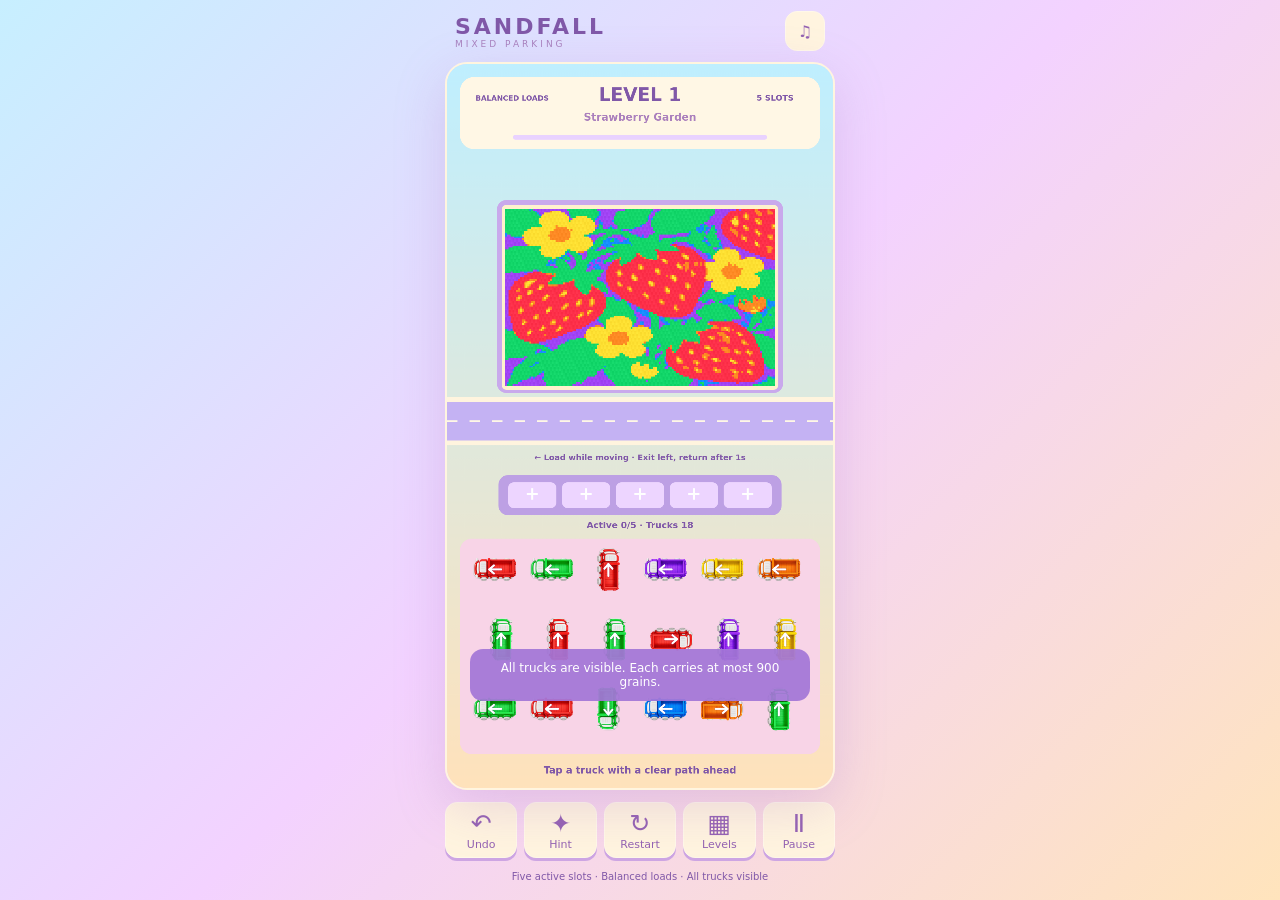
<file: index.html>
<!doctype html>
<html lang="en">
  <head>
    <meta charset="utf-8" />
    <meta name="viewport" content="width=device-width,initial-scale=1" />
    <title>Sandfall - Balanced Mixed Parking</title>
    <link rel="stylesheet" href="style.css" />
    <script async src="https://pagead2.googlesyndication.com/pagead/js/adsbygoogle.js?client=ca-pub-6307656880368693"
     crossorigin="anonymous"></script>
  </head>
  <body>
    <main>
      <header>
        <div><strong>SANDFALL</strong><small>MIXED PARKING</small></div>
        <button id="sound" aria-label="Toggle sound">♫</button>
      </header>
      <section>
        <canvas
          id="game"
          width="960"
          height="1800"
          aria-label="Sand loading puzzle"
        ></canvas>
        <div id="toast" role="status" aria-live="polite"></div>
        <div id="modal" hidden>
          <article>
            <h1 id="title"></h1>
            <div id="body"></div>
            <button id="resume">Continue</button>
          </article>
        </div>
      </section>
      <nav>
        <button id="undo">↶<span>Undo</span></button
        ><button id="hint">✦<span>Hint</span></button
        ><button id="restart">↻<span>Restart</span></button
        ><button id="levels">▦<span>Levels</span></button
        ><button id="pause">Ⅱ<span>Pause</span></button>
      </nav>
      <footer>Five active slots · Balanced loads · All trucks visible</footer>
    </main>
    <script src="js/art.js"></script>
    <script src="js/game.js"></script>
  </body>
</html>
</file>
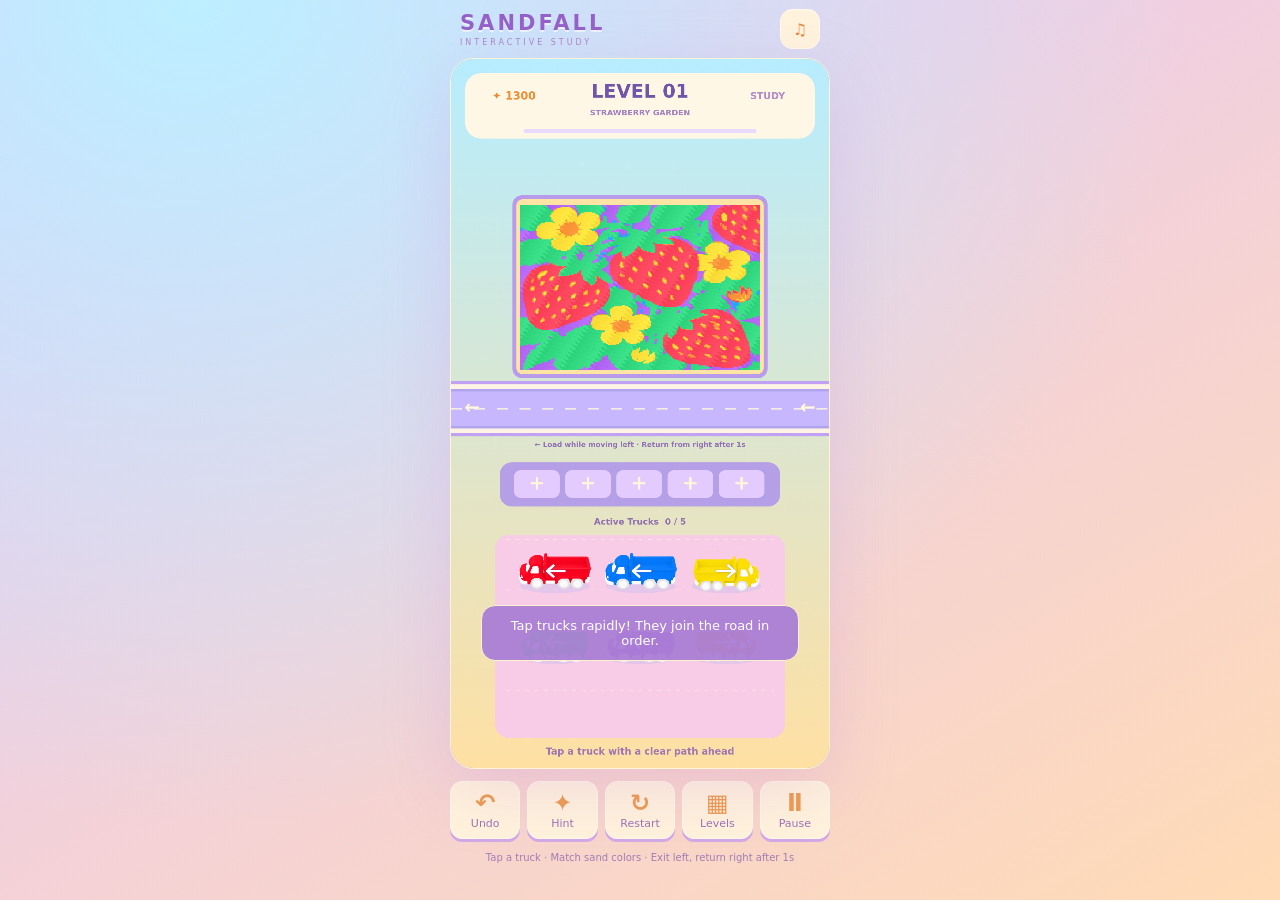
<file: R0/index.html>
<!doctype html>
<html lang="en">
  <head>
    <meta charset="utf-8" />
    <meta
      name="viewport"
      content="width=device-width,initial-scale=1,viewport-fit=cover"
    />
    <title>Sandfall · Study Edition</title>
    <link rel="stylesheet" href="style.css" />
  </head>
  <body>
    <main>
      <header>
        <div><strong>SANDFALL</strong><small>INTERACTIVE STUDY</small></div>
        <button id="sound" aria-label="Toggle sound">♫</button>
      </header>
      <section id="stage">
        <canvas
          id="game"
          width="960"
          height="1800"
          aria-label="Color sand truck-loading puzzle"
        ></canvas>
        <div id="toast" role="status" aria-live="polite"></div>
        <div id="modal" hidden>
          <article>
            <span>✦</span>
            <h1 id="title"></h1>
            <div id="body"></div>
            <button id="action">Continue</button
            ><button id="close">Back to Game</button>
          </article>
        </div>
      </section>
      <nav>
        <button id="undo"><b>↶</b>Undo</button
        ><button id="hint"><b>✦</b>Hint</button
        ><button id="restart"><b>↻</b>Restart</button
        ><button id="levels"><b>▦</b>Levels</button
        ><button id="pause"><b>Ⅱ</b>Pause</button>
      </nav>
      <footer>
        Tap a truck · Match sand colors · Exit left, return right after 1s
      </footer>
    </main>
    <script src="js/levels.js"></script>
    <script src="js/art.js"></script>
    <script src="js/audio.js"></script>
    <script src="js/sand.js"></script>
    <script src="js/game.js"></script>
  </body>
</html>
</file>
<file: style.css>
* {
  box-sizing: border-box;
}
body {
  margin: 0;
  min-height: 100svh;
  background: linear-gradient(135deg, #c7efff, #f3d2ff, #ffe4bc);
  font-family: system-ui, sans-serif;
  color: #8058a8;
  display: flex;
  justify-content: center;
}
main {
  width: min(100%, 460px);
  padding: 0 10px 16px;
}
header {
  height: 62px;
  display: flex;
  justify-content: space-between;
  align-items: center;
  padding: 0 10px;
}
strong {
  letter-spacing: 3px;
  font-size: 22px;
}
small {
  display: block;
  font-size: 9px;
  letter-spacing: 3px;
  color: #a881be;
}
button {
  font: inherit;
  cursor: pointer;
  touch-action: manipulation;
  border: 1px solid #fff8e9;
  border-radius: 12px;
  background: #fff4df;
  color: #9462b2;
}
button:focus-visible {
  outline: 3px solid #ff9c5d;
  outline-offset: 2px;
}
header button {
  width: 40px;
  height: 40px;
}
section {
  position: relative;
  border: 2px solid #fff5df;
  border-radius: 22px;
  overflow: hidden;
  box-shadow: 0 16px 50px #ad7bc844;
}
canvas {
  display: block;
  width: 100%;
  aspect-ratio: 480/900;
  touch-action: none;
}
nav {
  display: flex;
  gap: 7px;
  margin-top: 12px;
}
nav button {
  flex: 1;
  min-width: 0;
  font-size: 25px;
  padding: 6px 0;
  box-shadow: 0 3px #cda5e3;
}
nav span {
  display: block;
  font-size: 11px;
}
footer {
  text-align: center;
  font-size: 10px;
  margin-top: 13px;
}
#toast {
  position: absolute;
  left: 6%;
  right: 6%;
  bottom: 12%;
  padding: 12px;
  background: #a477d8ed;
  color: white;
  text-align: center;
  border-radius: 13px;
  font-size: 12px;
  opacity: 0;
  pointer-events: none;
}
#toast.show {
  opacity: 1;
}
#modal {
  position: absolute;
  inset: 0;
  display: grid;
  place-items: center;
  padding: 18px;
  background: #b98edcaa;
  backdrop-filter: blur(6px);
}
#modal[hidden] {
  display: none;
}
article {
  width: 100%;
  max-height: 90%;
  overflow: auto;
  padding: 18px;
  background: #fff5e5;
  border: 3px solid white;
  border-radius: 22px;
  text-align: center;
}
article h1 {
  font-size: 24px;
}
#body {
  font-size: 13px;
  line-height: 1.7;
  white-space: pre-line;
}
#resume {
  width: 100%;
  padding: 12px;
  margin-top: 15px;
  background: #ffc681;
}
.grid {
  display: grid;
  grid-template-columns: repeat(2, minmax(0, 1fr));
  gap: 9px;
}
.grid button {
  padding: 5px;
  font-size: 10px;
}
.grid img {
  display: block;
  width: 100%;
  border-radius: 8px;
}
.grid span {
  display: block;
  padding: 4px;
}
@media (min-width: 800px) {
  main {
    width: 410px;
  }
}
</file>
<file: R0/style.css>
* {
  box-sizing: border-box;
}
body {
  margin: 0;
  min-height: 100svh;
  background:
    radial-gradient(ellipse at 20% 0%, #315951, transparent 60%), #12282f;
  color: #edf7f3;
  font-family: system-ui, sans-serif;
  display: flex;
  justify-content: center;
}
main {
  width: min(100%, 460px);
  padding: 0 10px 14px;
}
header {
  height: 66px;
  display: flex;
  align-items: center;
  justify-content: space-between;
  padding: 0 10px;
}
strong {
  font-size: 21px;
  letter-spacing: 3px;
}
small {
  display: block;
  font-size: 8px;
  letter-spacing: 3px;
  color: #aac7ba;
  margin-top: 3px;
}
button {
  font: inherit;
  cursor: pointer;
  touch-action: manipulation;
  border-radius: 12px;
  background: #294a43;
  color: #e2eee5;
  border: 1px solid #537268;
}
button:focus-visible {
  outline: 3px solid #ffc75b;
  outline-offset: 3px;
}
header button {
  width: 40px;
  height: 40px;
  color: #f6d07c;
}
#stage {
  position: relative;
  overflow: hidden;
  border-radius: 24px;
  border: 1px solid #678b7b;
  box-shadow: 0 20px 70px #0005;
}
canvas {
  width: 100%;
  display: block;
  aspect-ratio: 480/900;
  touch-action: none;
  background: #a8c9b3;
}
nav {
  display: flex;
  gap: 7px;
  margin-top: 12px;
}
nav button {
  flex: 1;
  min-width: 0;
  padding: 8px 0;
  font-size: 11px;
  box-shadow: 0 3px 0 #0c201c;
}
nav b {
  display: block;
  font-size: 24px;
  color: #f6d07c;
  line-height: 27px;
}
footer {
  text-align: center;
  font-size: 10px;
  color: #9ab8ae;
  margin-top: 13px;
}
#toast {
  position: absolute;
  left: 8%;
  right: 8%;
  bottom: 15%;
  background: #173b35ed;
  border: 1px solid #96b5a1;
  border-radius: 14px;
  padding: 12px;
  text-align: center;
  font-size: 13px;
  pointer-events: none;
  opacity: 0;
  transition: opacity 0.2s;
}
#toast.show {
  opacity: 1;
}
#modal {
  position: absolute;
  inset: 0;
  display: grid;
  place-items: center;
  background: #0b2926b8;
  backdrop-filter: blur(8px);
  padding: 20px;
}
#modal[hidden] {
  display: none;
}
article {
  width: 100%;
  max-height: 90%;
  overflow: auto;
  background: #f8f3df;
  color: #23433b;
  border: 4px solid #fff9e9;
  border-radius: 25px;
  text-align: center;
  padding: 22px 18px;
}
article > span {
  font-size: 48px;
  color: #e2a431;
}
article h1 {
  font-size: 25px;
}
#body {
  font-size: 14px;
  line-height: 1.8;
  white-space: pre-line;
}
article > button {
  display: block;
  width: 100%;
  background: #eab948;
  color: #3c3c21;
  border: 0;
  border-bottom: 4px solid #b38a2c;
  padding: 12px;
  margin-top: 12px;
  font-weight: 800;
}
#close {
  background: #dbe7d9;
  border-bottom-color: #b2c6b2;
}
.grid {
  display: grid;
  grid-template-columns: repeat(4, 1fr);
  gap: 8px;
}
.grid button {
  padding: 10px;
  background: #d5e4cf;
  color: #23433b;
}
.grid button.selected {
  background: #6bb596;
  color: white;
}
@media (min-width: 800px) {
  main {
    width: 400px;
  }
  header {
    height: 58px;
  }
}
@media (prefers-reduced-motion: reduce) {
  #toast {
    transition: none;
  }
}
button[hidden] {
  display: none !important;
}

body {
  background:
    radial-gradient(ellipse at 15% 0%, #bcefff, transparent 65%),
    linear-gradient(150deg, #e6c6ff, #ffdbb6);
  color: #7853a3;
}
header button {
  background: #fff3dd;
  color: #e68a43;
  border-color: #fff9ec;
}
strong {
  color: #9561c9;
  text-shadow: 0 2px #fff9;
}
small {
  color: #ae84c4;
}
nav button {
  background: #fff3dc;
  color: #9b72b5;
  border-color: #fff9e9;
  box-shadow: 0 3px #d2a8e7;
}
nav b {
  color: #ed9a4b;
}
footer {
  color: #a17eb5;
}
#stage {
  border-color: #fff5d6;
  box-shadow: 0 20px 65px #c789db44;
}
#toast {
  background: #ab80d5f5;
  border-color: #fff2cd;
  color: #fff;
}
#modal {
  background: #bb93df88;
}
article {
  color: #8b65ac;
  background: #fff6e7;
}
#close {
  background: #e7d5ff;
  border-bottom-color: #c8ace9;
}
.grid button {
  background: #e9d4ff;
  color: #9762b6;
}
.grid button.selected {
  background: #ffab78;
  color: #fff;
}

.grid {
  grid-template-columns: repeat(2, minmax(0, 1fr));
  gap: 10px;
}
.grid button {
  padding: 5px;
  overflow: hidden;
  min-width: 0;
}
.grid img {
  display: block;
  width: 100%;
  aspect-ratio: 3/2;
  object-fit: cover;
  border-radius: 7px;
  image-rendering: auto;
}
.grid span {
  display: block;
  font-size: 10px;
  line-height: 1.35;
  padding: 5px 1px;
  white-space: normal;
}
#body {
  overflow-wrap: anywhere;
}
</file>
